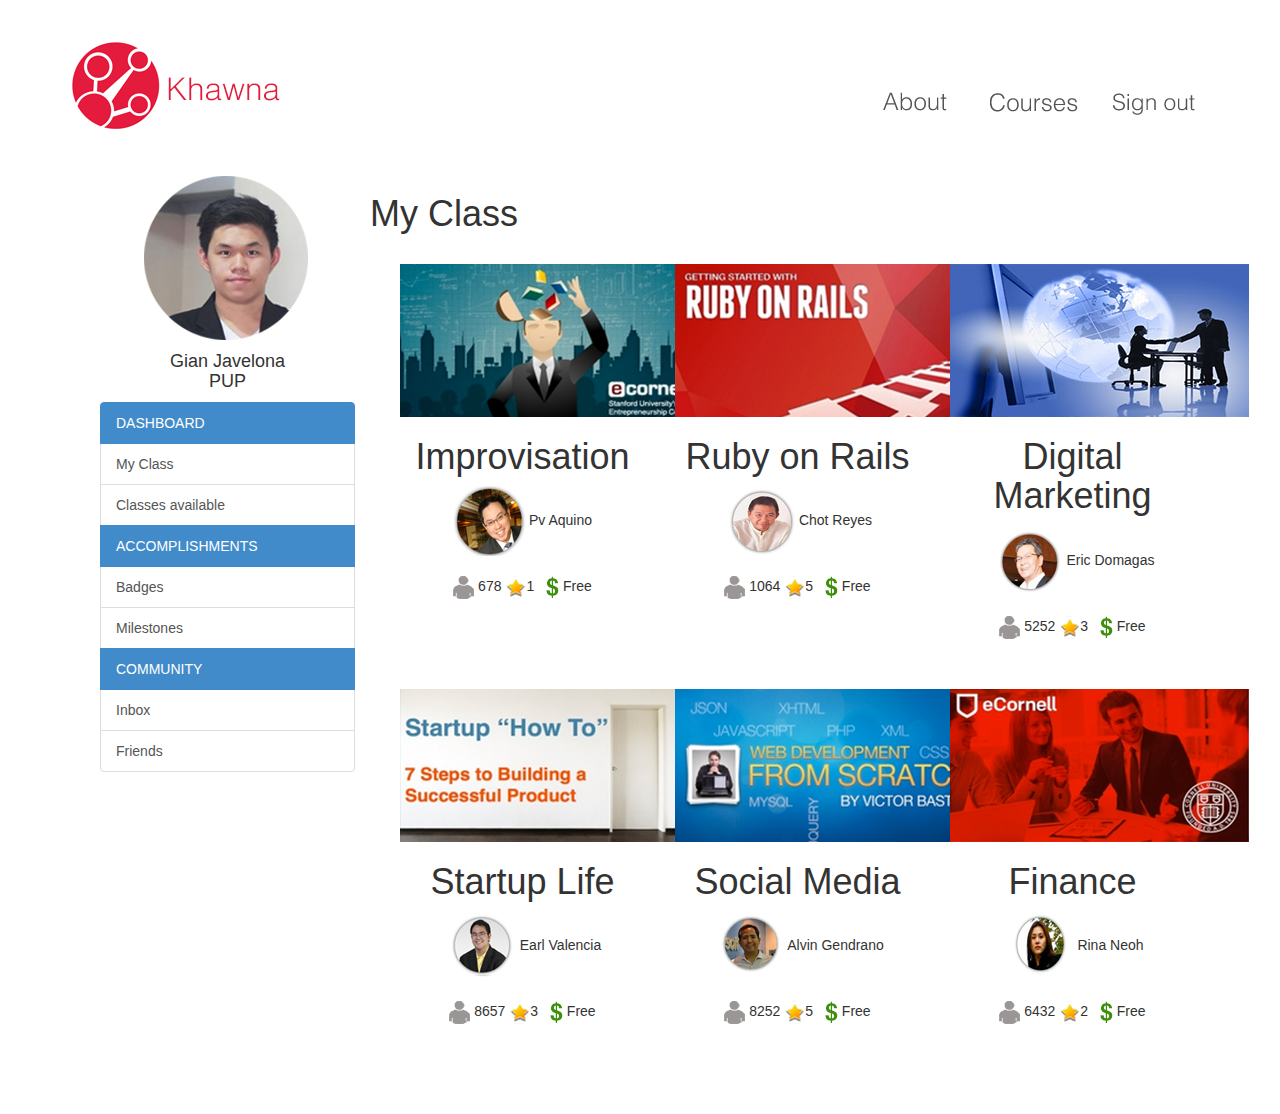
<file: profile2.html>
<!DOCTYPE html>
<html>
  <head>
    <title>Khawna | Home</title>
    <meta name="viewport" content="width=device-width, initial-scale=1.0">
    <!-- Bootstrap -->
    <link href="css/bootstrap.min.css" rel="stylesheet">
 
   <link href="signin.css" rel="stylesheet">

    <!-- HTML5 Shim and Respond.js IE8 support of HTML5 elements and media queries -->
    <!-- WARNING: Respond.js doesn't work if you view the page via file:// -->
    <!--[if lt IE 9]>
      <script src="https://oss.maxcdn.com/libs/html5shiv/3.7.0/html5shiv.js"></script>
      <script src="https://oss.maxcdn.com/libs/respond.js/1.3.0/respond.min.js"></script>
    <![endif]-->
  </head>
  <body>
    <div class="container">
      <div class="header">

        <ul class="nav nav-pills pull-right"><br><br>
          <li ><a href="#">  <img src="images/about.png">
          <li ><a href="courses.html"> <img src="images/courses.png"></a></li>
          <li><a href="index.html"><img src="images/out.png">
        </ul>

   <a href="profile.html"><img src="images/logo.png"></a>
  
 <div class="container"><br>
 </br>


  <div class=" col-sm-4 col-md-3">    
   <center> <img src="images/pr.png">
    <h4>Gian Javelona<br>PUP</h4></center>
<div class="list-group">
  <a class="list-group-item active">
    DASHBOARD 
  </a>
 
  <a href="#" class="list-group-item">My Class</a>
  <a href="#" class="list-group-item">Classes available</a>
 


 <a  class="list-group-item active">
    ACCOMPLISHMENTS
  </a>
    <a href="#" class="list-group-item">Badges</a>
  <a href="#" class="list-group-item">Milestones</a>



  <a  class="list-group-item active">
    COMMUNITY
  </a>
    <a href="#" class="list-group-item">Inbox</a>
  <a href="#" class="list-group-item">Friends</a>
</div>
   </div> 


<h1>My Class</h1>
</br>
  <div class="col-md-9">  <a href="subj.html">
<div class="column">
  <center>
  <div class="col-sm-6 col-md-4"><a href="subj.html" >
   
      <img src="images/c1.png"></a>
    <h1>Improvisation</h1>
        <img src="images/t1.png">Pv Aquino <p><br><img src="images/en1.png">&nbsp;678 <img src="images/str.png">1 &nbsp;<img src="images/dl.png">Free
 
</div>

  <div class="col-sm-2 col-md-4"><a href="subj.html" >
      <img src="images/c2.png"></a>
    <h1>Ruby on Rails</h1>
        <img src="images/t2.png">Chot Reyes <p><br><img src="images/en1.png">&nbsp;1064 <img src="images/str.png">5 &nbsp;<img src="images/dl.png">Free

      </div>
   
<div class="col-sm-6 col-md-4"><a href="subj.html" >
   <img src="images/c3.png"></a>
    
        <h1>Digital Marketing</h1>
        <img src="images/t3.png">Eric Domagas <p><br><img src="images/en1.png">&nbsp;5252 <img src="images/str.png">3 &nbsp;<img src="images/dl.png">Free
       
        <Br><Br><Br>
      </div>
   
 
  <div class="col-sm-6 col-md-4"><a href="subj.html" >
   
      <img src="images/c4.png"></a>
    <h1>Startup Life</h1>
        <img src="images/t4.png">Earl Valencia <p><br><img src="images/en1.png">&nbsp;8657 <img src="images/str.png">3 &nbsp;<img src="images/dl.png">Free
 
 
</div>

  <div class="col-sm-2 col-md-4"><a href="subj.html" >
      <img src="images/c6.png"></a>
    
        <h1>Social Media</h1>
        <img src="images/t5.png">Alvin Gendrano <p><br><img src="images/en1.png">&nbsp;8252 <img src="images/str.png">5 &nbsp;<img src="images/dl.png">Free
      </div>
   
<div class="col-sm-6 col-md-4">
  <a href="subj.html" >
   <img src="images/c5.png"></a>
    
        <h1>Finance</h1>
         <img src="images/t6.png">Rina Neoh <p><br><img src="images/en1.png">&nbsp;6432 <img src="images/str.png">2 &nbsp;<img src="images/dl.png">Free
     <bR><bR><bR>
      </div>
</div>
     
 
 
  </body>
</html>
</file>
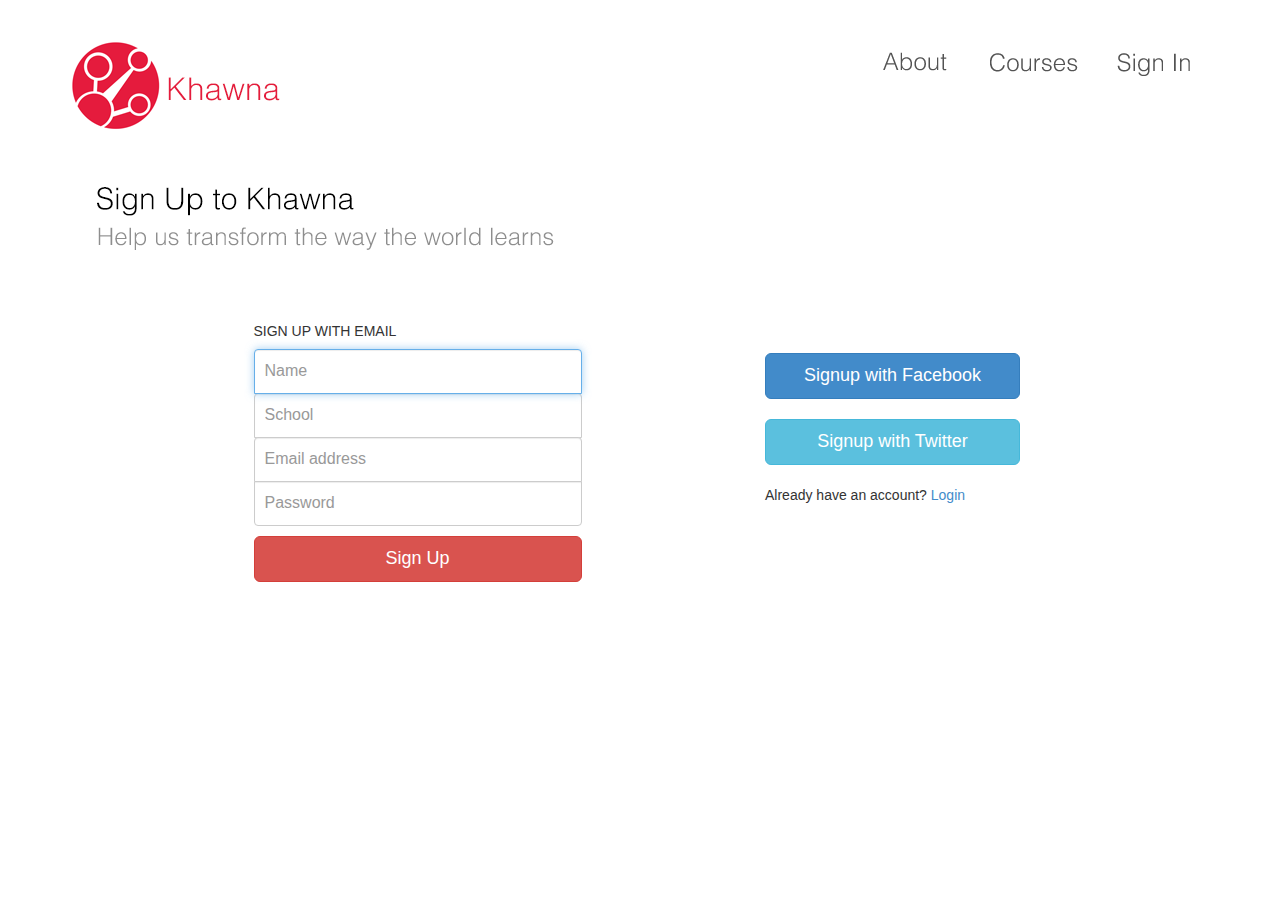
<file: signin.html>
<!DOCTYPE html>
<html>
  <head>
    <title>Khawna | Home</title>
    <meta name="viewport" content="width=device-width, initial-scale=1.0">
    <!-- Bootstrap -->
    <link href="css/bootstrap.min.css" rel="stylesheet">
 
   <link href="signin.css" rel="stylesheet">

    <!-- HTML5 Shim and Respond.js IE8 support of HTML5 elements and media queries -->
    <!-- WARNING: Respond.js doesn't work if you view the page via file:// -->
    <!--[if lt IE 9]>
      <script src="https://oss.maxcdn.com/libs/html5shiv/3.7.0/html5shiv.js"></script>
      <script src="https://oss.maxcdn.com/libs/respond.js/1.3.0/respond.min.js"></script>
    <![endif]-->
  </head>
  <body>
    <div class="container">
      <div class="header">

        <ul class="nav nav-pills pull-right">
          <li ><a href="#">  <img src="images/about.png">
          <li ><a href="#"> <img src="images/courses.png"></a></li>
          <li><a href="#"><img src="images/sign.png"></a></li>

        </ul>

   <a href="index.html"><img src="images/logo.png"></a>
  
 <div class="container"><br>
 </br>
<img src="images/sgn.png">
<br><br><br><br>



  <div class=" col-sm-1 col-md-7"> <form class="form-signin" role="form">
        <h5 class="form-signin-heading">SIGN UP WITH EMAIL</h5>
        <input type="text" class="form-control" placeholder="Name" required autofocus>
         <input type="text" class="form-control" placeholder="School" required autofocus>
          <input type="text" class="form-control" placeholder="Email address" required autofocus>
        <input type="password" class="form-control" placeholder="Password" required>
       
       <a href="profile.html"> <button class="btn btn-lg btn-danger btn-block" type="submit">Sign Up</button></a>
      </form> </div><br><br>


  <div class="col-md-3">  <a href="profile.html"> <button class="btn btn-lg btn-primary btn-block" type="submit">Signup with Facebook</button></a></br>  

    <a href="profile.html"> <button class="btn btn-lg btn-info btn-block" type="submit">Signup with Twitter</button></a><br>Already have an account? <a href="profile.html"> Login</a></div>
</div>
     
    

 
  </body>
</html>
</file>
<file: signin.css>
body {
  padding-top: 40px;
  padding-bottom: 40px;
 
}

.form-signin {
  max-width: 330px;
  padding: 1px;
  margin: 0 auto;
}
.form-signin .form-signin-heading,
.form-signin .checkbox {
  margin-bottom: 10px;
}
.form-signin .checkbox {
  font-weight: normal;
}
.form-signin .form-control {
  position: relative;
  font-size: 16px;
  height: auto;
  padding: 10px;
  -webkit-box-sizing: border-box;
     -moz-box-sizing: border-box;
          box-sizing: border-box;
}
.form-signin .form-control:focus {
  z-index: 2;
}
.form-signin input[type="text"] {
  margin-bottom: -1px;
  border-bottom-left-radius: 0;
  border-bottom-right-radius: 0;
}
.form-signin input[type="password"] {
  margin-bottom: 10px;
  border-top-left-radius: 0;
  border-top-right-radius: 0;
}
</file>
